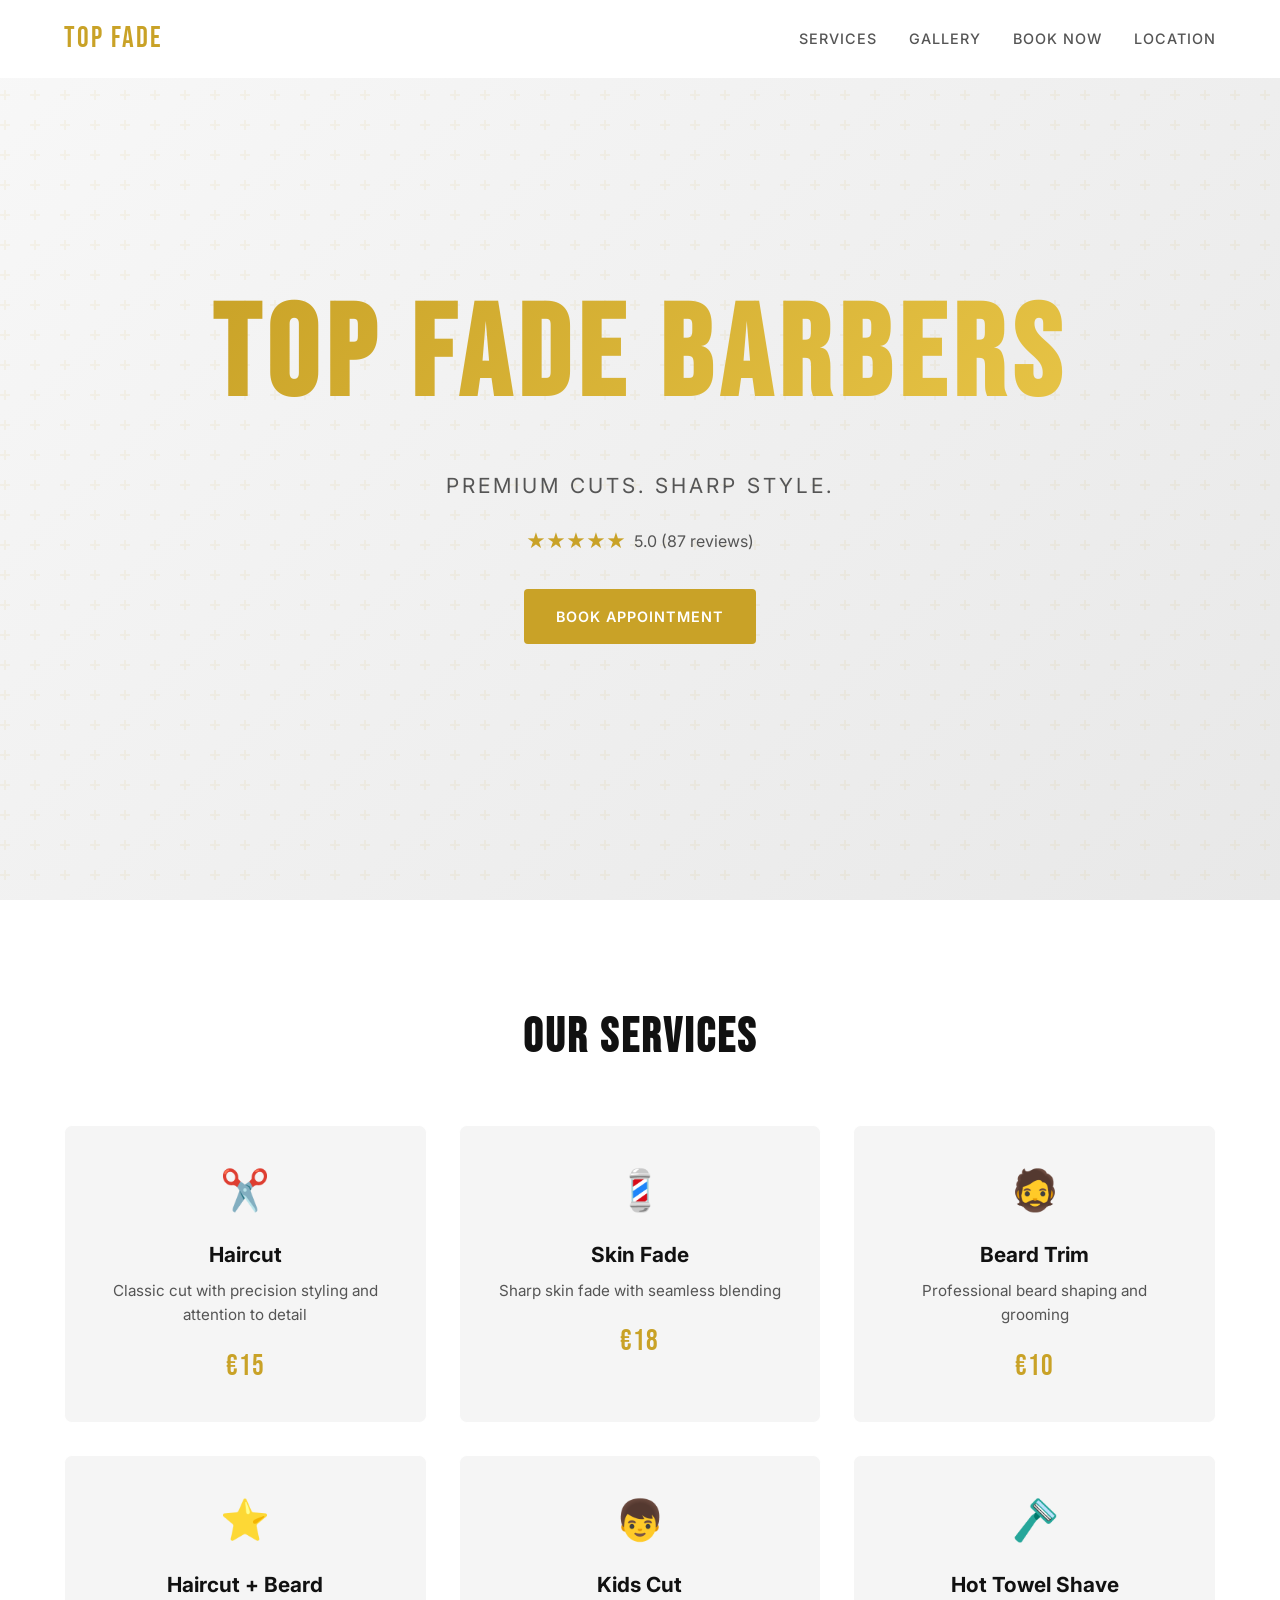
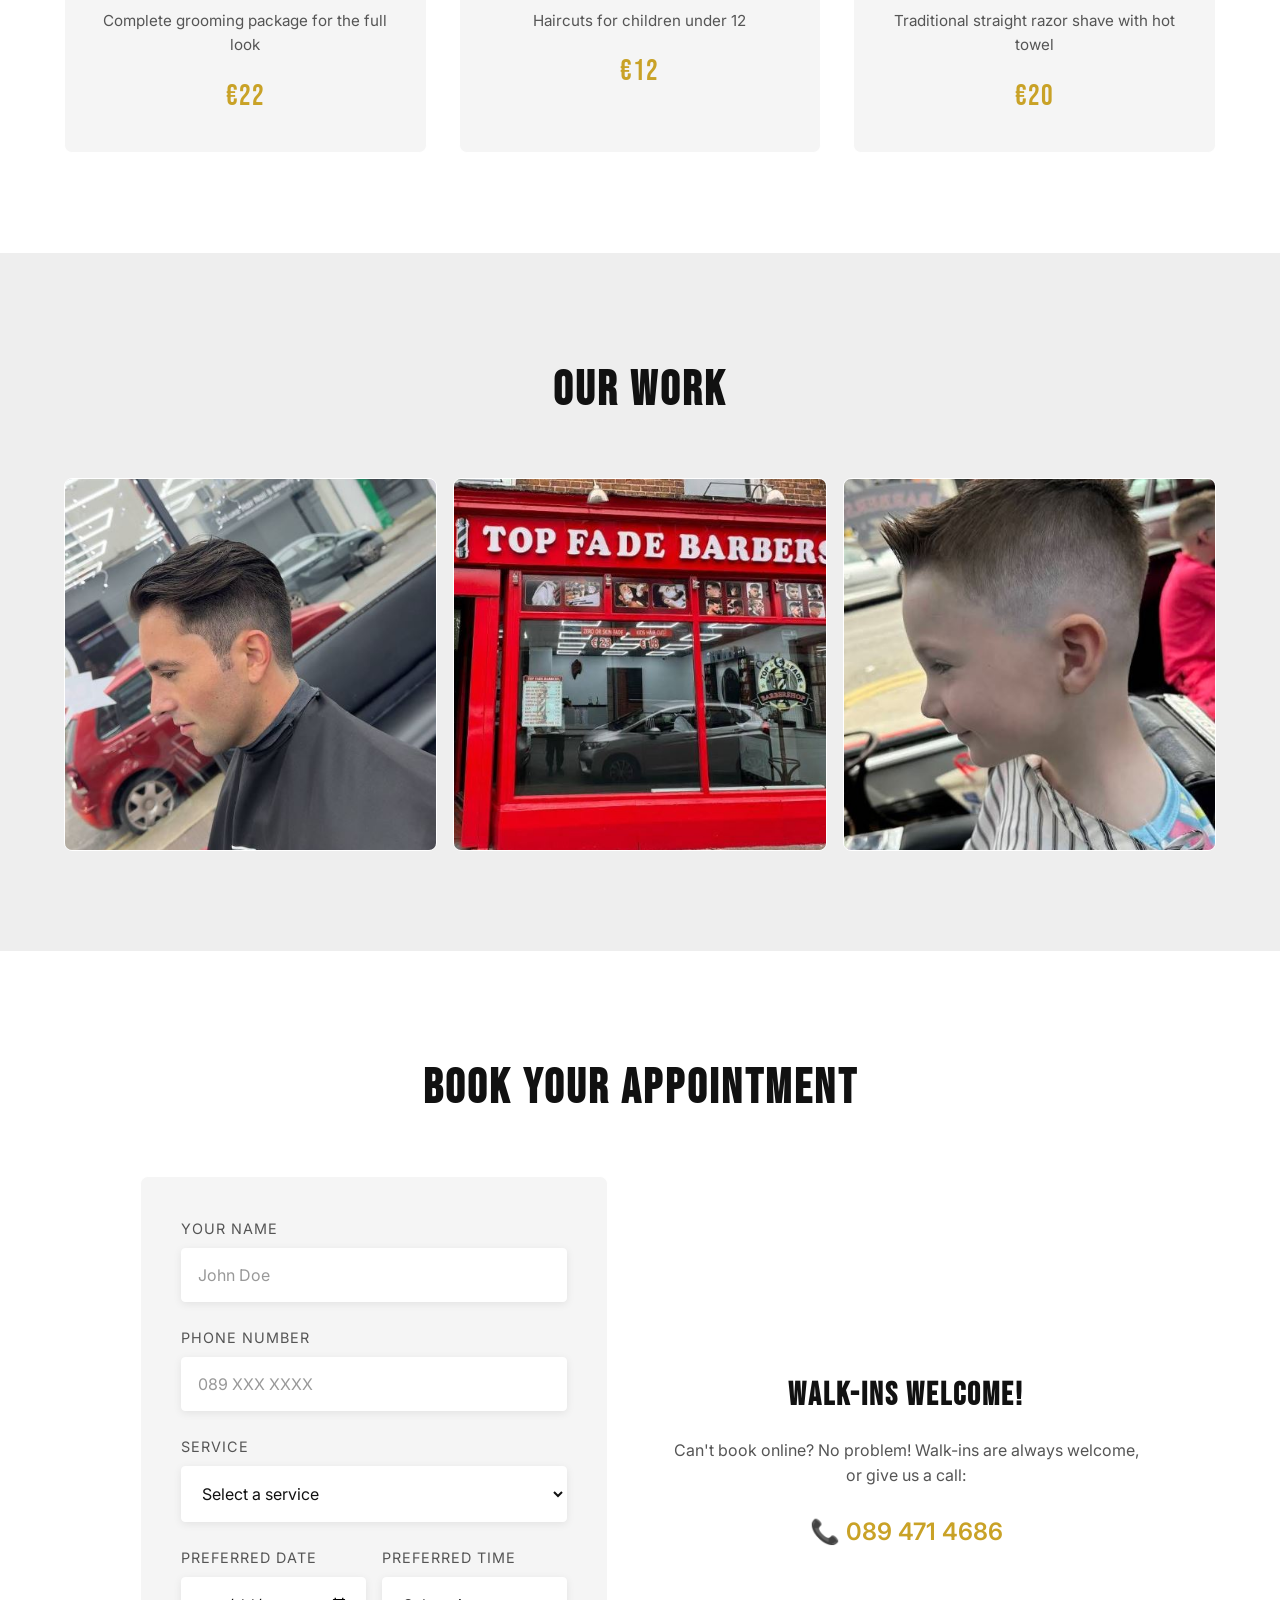
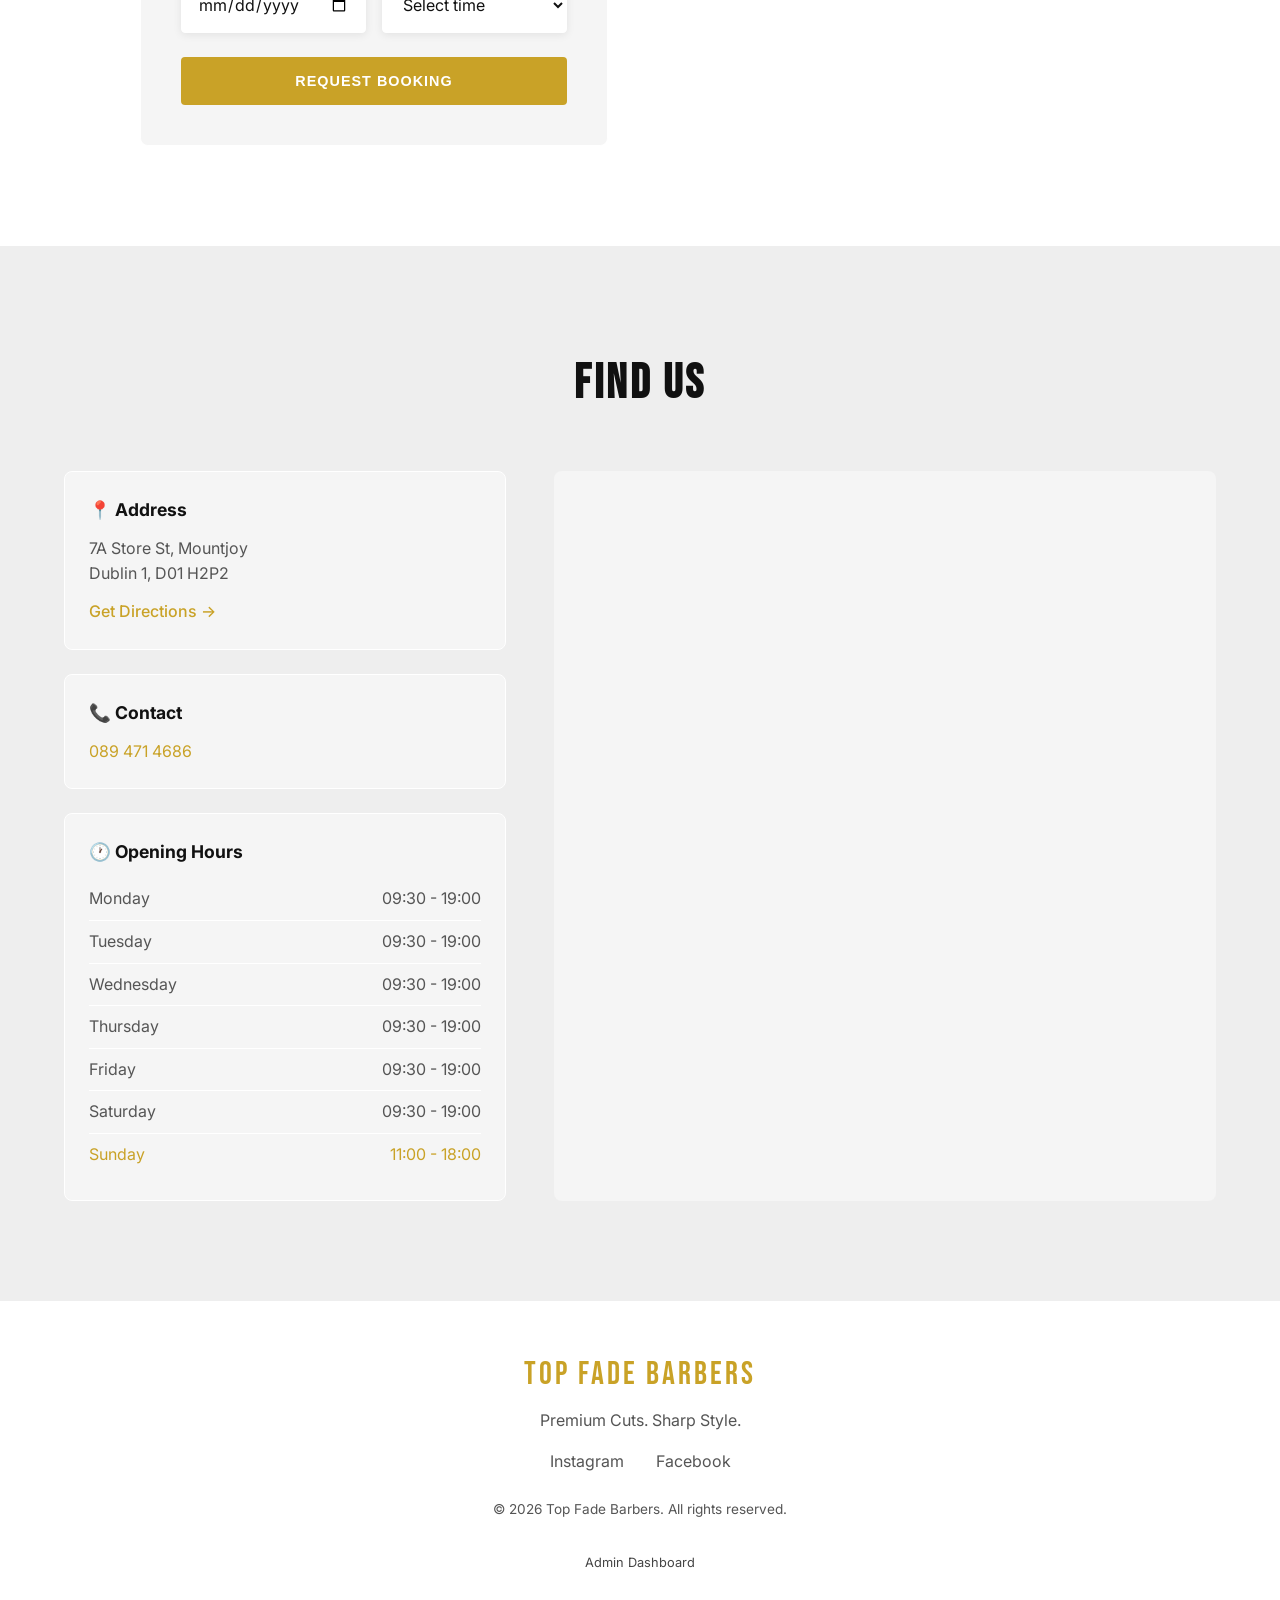
<file: index.html>
<!DOCTYPE html>
<html lang="en">
  <head>
    <meta charset="UTF-8" />
    <meta name="viewport" content="width=device-width, initial-scale=1.0" />
    <title>Top Fade Barbers | Dublin's Premier Barbershop</title>
    <meta
      name="description"
      content="Top Fade Barbers - Premium haircuts and grooming services in Dublin 1. Book your appointment today!"
    />
    <link rel="preconnect" href="https://fonts.googleapis.com" />
    <link rel="preconnect" href="https://fonts.gstatic.com" crossorigin />
    <link
      href="https://fonts.googleapis.com/css2?family=Bebas+Neue&family=Inter:wght@400;500;600&display=swap"
      rel="stylesheet"
    />
    <link rel="stylesheet" href="styles.css" />
  </head>
  <body>
    <!-- Navigation -->
    <nav class="navbar">
      <div class="nav-logo">TOP FADE</div>
      <ul class="nav-links">
        <li><a href="#services">Services</a></li>
        <li><a href="#gallery">Gallery</a></li>
        <li><a href="#booking">Book Now</a></li>
        <li><a href="#location">Location</a></li>
      </ul>
      <button class="nav-toggle" aria-label="Toggle menu">
        <span></span>
        <span></span>
        <span></span>
      </button>
    </nav>

    <!-- Hero Section -->
    <section class="hero">
      <div class="hero-overlay"></div>
      <div class="hero-content">
        <h1>TOP FADE BARBERS</h1>
        <p class="hero-tagline">Premium Cuts. Sharp Style.</p>
        <div class="hero-rating">
          <span class="stars">★★★★★</span>
          <span>5.0 (87 reviews)</span>
        </div>
        <a href="#booking" class="btn btn-primary">Book Appointment</a>
      </div>
    </section>

    <!-- Services Section -->
    <section id="services" class="services">
      <h2 class="section-title">Our Services</h2>
      <div class="services-grid">
        <div class="service-card">
          <div class="service-icon">✂️</div>
          <h3>Haircut</h3>
          <p>Classic cut with precision styling and attention to detail</p>
          <span class="price">€15</span>
        </div>
        <div class="service-card">
          <div class="service-icon">💈</div>
          <h3>Skin Fade</h3>
          <p>Sharp skin fade with seamless blending</p>
          <span class="price">€18</span>
        </div>
        <div class="service-card">
          <div class="service-icon">🧔</div>
          <h3>Beard Trim</h3>
          <p>Professional beard shaping and grooming</p>
          <span class="price">€10</span>
        </div>
        <div class="service-card">
          <div class="service-icon">⭐</div>
          <h3>Haircut + Beard</h3>
          <p>Complete grooming package for the full look</p>
          <span class="price">€22</span>
        </div>
        <div class="service-card">
          <div class="service-icon">👦</div>
          <h3>Kids Cut</h3>
          <p>Haircuts for children under 12</p>
          <span class="price">€12</span>
        </div>
        <div class="service-card">
          <div class="service-icon">🪒</div>
          <h3>Hot Towel Shave</h3>
          <p>Traditional straight razor shave with hot towel</p>
          <span class="price">€20</span>
        </div>
      </div>
    </section>

    <!-- Gallery Section -->
    <section id="gallery" class="gallery">
      <h2 class="section-title">Our Work</h2>
      <div class="gallery-grid">
        <div class="gallery-item">
          <img src="images/image1.JPG" alt="Haircut style 1" />
        </div>
        <div class="gallery-item">
          <img src="images/image2.JPG" alt="Haircut style 2" />
        </div>
        <div class="gallery-item">
          <img src="images/image3.JPG" alt="Haircut style 3" />
        </div>
      </div>
    </section>

    <!-- Booking Section -->
    <section id="booking" class="booking">
      <h2 class="section-title">Book Your Appointment</h2>
      <div class="booking-container">
        <form class="booking-form" id="bookingForm">
          <div class="form-group">
            <label for="name">Your Name</label>
            <input
              type="text"
              id="name"
              name="name"
              required
              placeholder="John Doe"
            />
          </div>
          <div class="form-group">
            <label for="phone">Phone Number</label>
            <input
              type="tel"
              id="phone"
              name="phone"
              required
              placeholder="089 XXX XXXX"
            />
          </div>
          <div class="form-group">
            <label for="service">Service</label>
            <select id="service" name="service" required>
              <option value="">Select a service</option>
              <option value="haircut">Haircut - €15</option>
              <option value="skinfade">Skin Fade - €18</option>
              <option value="beard">Beard Trim - €10</option>
              <option value="combo">Haircut + Beard - €22</option>
              <option value="kids">Kids Cut - €12</option>
              <option value="shave">Hot Towel Shave - €20</option>
            </select>
          </div>
          <div class="form-row">
            <div class="form-group">
              <label for="date">Preferred Date</label>
              <input type="date" id="date" name="date" required />
            </div>
            <div class="form-group">
              <label for="time">Preferred Time</label>
              <select id="time" name="time" required>
                <option value="">Select time</option>
                <option value="09:30">09:30</option>
                <option value="10:00">10:00</option>
                <option value="10:30">10:30</option>
                <option value="11:00">11:00</option>
                <option value="11:30">11:30</option>
                <option value="12:00">12:00</option>
                <option value="12:30">12:30</option>
                <option value="13:00">13:00</option>
                <option value="13:30">13:30</option>
                <option value="14:00">14:00</option>
                <option value="14:30">14:30</option>
                <option value="15:00">15:00</option>
                <option value="15:30">15:30</option>
                <option value="16:00">16:00</option>
                <option value="16:30">16:30</option>
                <option value="17:00">17:00</option>
                <option value="17:30">17:30</option>
                <option value="18:00">18:00</option>
                <option value="18:30">18:30</option>
              </select>
            </div>
          </div>
          <button type="submit" class="btn btn-primary btn-full">
            Request Booking
          </button>
        </form>
        <div class="booking-info">
          <h3>Walk-ins Welcome!</h3>
          <p>
            Can't book online? No problem! Walk-ins are always welcome, or give
            us a call:
          </p>
          <a href="tel:0894714686" class="phone-link">📞 089 471 4686</a>
        </div>
      </div>
    </section>

    <!-- Location Section -->
    <section id="location" class="location">
      <h2 class="section-title">Find Us</h2>
      <div class="location-container">
        <div class="location-info">
          <div class="info-card">
            <h3>📍 Address</h3>
            <p>7A Store St, Mountjoy<br />Dublin 1, D01 H2P2</p>
            <a
              href="https://maps.google.com/?q=7A+Store+St,+Mountjoy,+Dublin+1,+D01+H2P2"
              target="_blank"
              class="directions-link"
              >Get Directions →</a
            >
          </div>
          <div class="info-card">
            <h3>📞 Contact</h3>
            <p><a href="tel:0894714686">089 471 4686</a></p>
          </div>
          <div class="info-card hours-card">
            <h3>🕐 Opening Hours</h3>
            <ul class="hours-list">
              <li><span>Monday</span><span>09:30 - 19:00</span></li>
              <li><span>Tuesday</span><span>09:30 - 19:00</span></li>
              <li><span>Wednesday</span><span>09:30 - 19:00</span></li>
              <li><span>Thursday</span><span>09:30 - 19:00</span></li>
              <li><span>Friday</span><span>09:30 - 19:00</span></li>
              <li><span>Saturday</span><span>09:30 - 19:00</span></li>
              <li class="sunday">
                <span>Sunday</span><span>11:00 - 18:00</span>
              </li>
            </ul>
          </div>
        </div>
        <div class="map-container">
          <iframe
            src="https://www.google.com/maps/embed?pb=!1m18!1m12!1m3!1d2381.5!2d-6.2558!3d53.3498!2m3!1f0!2f0!3f0!3m2!1i1024!2i768!4f13.1!3m3!1m2!1s0x0%3A0x0!2zNTPCsDIxJzAxLjAiTiA2wrAxNScyMS4wIlc!5e0!3m2!1sen!2sie!4v1234567890"
            width="100%"
            height="400"
            style="border: 0"
            allowfullscreen=""
            loading="lazy"
            title="Top Fade Barbers Location"
          >
          </iframe>
        </div>
      </div>
    </section>

    <!-- Footer -->
    <footer class="footer">
      <div class="footer-content">
        <div class="footer-logo">TOP FADE BARBERS</div>
        <p>Premium Cuts. Sharp Style.</p>
        <div class="footer-social">
          <a href="#" aria-label="Instagram">Instagram</a>
          <a href="#" aria-label="Facebook">Facebook</a>
        </div>
        <p class="copyright">© 2026 Top Fade Barbers. All rights reserved.</p>
        <a href="#" class="admin-link" id="adminLoginBtn">Admin Dashboard</a>
      </div>
    </footer>

    <!-- Booking Confirmation Modal -->
    <div class="modal" id="confirmModal">
      <div class="modal-content">
        <h3>Booking Request Sent!</h3>
        <p>We'll confirm your appointment shortly via phone.</p>
        <button class="btn btn-primary" onclick="closeModal()">OK</button>
      </div>
    </div>

    <!-- Admin Login Modal -->
    <div class="modal" id="adminLoginModal">
      <div class="modal-content login-modal">
        <h3>Admin Login</h3>
        <p>Enter password to access the dashboard</p>
        <form id="adminLoginForm" onsubmit="return false;">
          <div class="form-group">
            <input type="password" id="adminPassword" name="password" required placeholder="Enter password" autocomplete="current-password">
          </div>
          <p class="login-error" id="loginError">Incorrect password. Please try again.</p>
          <button type="submit" class="btn btn-primary btn-full">Login</button>
        </form>
        <button class="btn-close-modal" onclick="closeLoginModal()">Cancel</button>
      </div>
    </div>

    <script src="script.js"></script>
  </body>
</html>
</file>
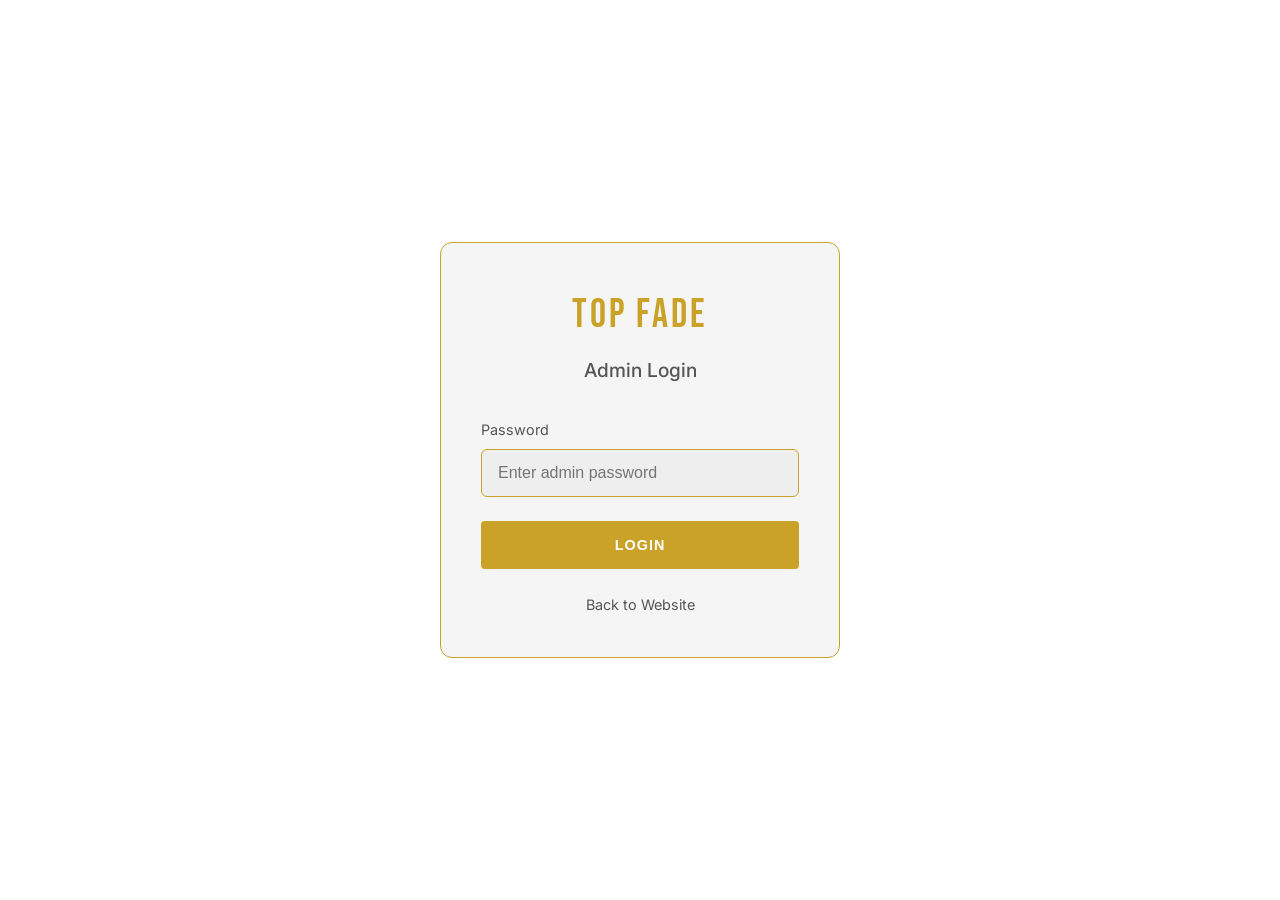
<file: admin.html>
<!DOCTYPE html>
<html lang="en">
<head>
  <meta charset="UTF-8">
  <meta name="viewport" content="width=device-width, initial-scale=1.0">
  <title>Admin Dashboard | Top Fade Barbers</title>
  <link rel="preconnect" href="https://fonts.googleapis.com">
  <link rel="preconnect" href="https://fonts.gstatic.com" crossorigin>
  <link href="https://fonts.googleapis.com/css2?family=Bebas+Neue&family=Inter:wght@400;500;600&display=swap" rel="stylesheet">
  <link rel="stylesheet" href="styles.css">
  <link rel="stylesheet" href="admin.css">
</head>
<body>
  <!-- Login Overlay -->
  <div class="login-overlay" id="loginOverlay">
    <div class="login-container">
      <div class="login-logo">TOP FADE</div>
      <h2>Admin Login</h2>
      <form id="loginForm" onsubmit="return false;">
        <div class="login-form-group">
          <label for="password">Password</label>
          <input type="password" id="password" name="password" required placeholder="Enter admin password" autocomplete="current-password">
        </div>
        <p class="login-error" id="loginError">Incorrect password. Please try again.</p>
        <button type="submit" class="btn btn-primary btn-full">Login</button>
      </form>
      <a href="index.html" class="back-link">Back to Website</a>
    </div>
  </div>

  <!-- Navigation -->
  <nav class="navbar">
    <div class="nav-logo">TOP FADE <span class="admin-badge">ADMIN</span></div>
    <ul class="nav-links">
      <li><a href="index.html">← Back to Site</a></li>
      <li><a href="#" id="logoutBtn" class="logout-link">Logout</a></li>
    </ul>
  </nav>

  <!-- Dashboard -->
  <main class="admin-main">
    <div class="admin-header">
      <h1>Booking Dashboard</h1>
      <div class="stats-row">
        <div class="stat-card">
          <span class="stat-number" id="totalBookings">0</span>
          <span class="stat-label">Total Bookings</span>
        </div>
        <div class="stat-card">
          <span class="stat-number" id="pendingBookings">0</span>
          <span class="stat-label">Pending</span>
        </div>
        <div class="stat-card">
          <span class="stat-number" id="confirmedBookings">0</span>
          <span class="stat-label">Confirmed</span>
        </div>
        <div class="stat-card">
          <span class="stat-number" id="todayBookings">0</span>
          <span class="stat-label">Today</span>
        </div>
      </div>
    </div>

    <!-- Filters -->
    <div class="filters">
      <button class="filter-btn active" data-filter="all">All</button>
      <button class="filter-btn" data-filter="pending">Pending</button>
      <button class="filter-btn" data-filter="confirmed">Confirmed</button>
      <button class="filter-btn" data-filter="cancelled">Cancelled</button>
    </div>

    <!-- Bookings Table -->
    <div class="bookings-container">
      <table class="bookings-table">
        <thead>
          <tr>
            <th>Date & Time</th>
            <th>Customer</th>
            <th>Phone</th>
            <th>Service</th>
            <th>Status</th>
            <th>Actions</th>
          </tr>
        </thead>
        <tbody id="bookingsTableBody">
          <!-- Bookings will be inserted here -->
        </tbody>
      </table>
      <div class="no-bookings" id="noBookings">
        <p>No bookings found</p>
      </div>
    </div>
  </main>

  <!-- Booking Detail Modal -->
  <div class="modal" id="detailModal">
    <div class="modal-content modal-large">
      <h3>Booking Details</h3>
      <div class="detail-grid" id="bookingDetails">
        <!-- Details will be inserted here -->
      </div>
      <div class="modal-actions">
        <button class="btn btn-confirm" id="confirmBtn">Confirm</button>
        <button class="btn btn-cancel" id="cancelBtn">Cancel Booking</button>
        <button class="btn btn-secondary" onclick="closeDetailModal()">Close</button>
      </div>
    </div>
  </div>

  <!-- Delete Confirmation Modal -->
  <div class="modal" id="deleteModal">
    <div class="modal-content">
      <h3>Delete Booking?</h3>
      <p>Are you sure you want to delete this booking? This action cannot be undone.</p>
      <div class="modal-actions">
        <button class="btn btn-danger" id="confirmDeleteBtn">Delete</button>
        <button class="btn btn-secondary" onclick="closeDeleteModal()">Cancel</button>
      </div>
    </div>
  </div>

  <!-- Confirmation Message Modal -->
  <div class="modal" id="messageModal">
    <div class="modal-content modal-large">
      <h3>Booking Confirmed!</h3>
      <p class="message-instruction">Send this message to the client:</p>
      <div class="message-box" id="confirmationMessage">
        <!-- Message will be inserted here -->
      </div>
      <div class="modal-actions">
        <button class="btn btn-primary" id="copyMessageBtn">Copy Message</button>
        <button class="btn btn-whatsapp" id="whatsappBtn">Send via WhatsApp</button>
        <button class="btn btn-secondary" onclick="closeMessageModal()">Close</button>
      </div>
      <p class="copy-feedback" id="copyFeedback">Message copied!</p>
    </div>
  </div>

  <script src="admin.js"></script>
</body>
</html>
</file>
<file: styles.css>
* {
  margin: 0;
  padding: 0;
  box-sizing: border-box;
}

:root {
  --primary: #c9a227;
  --primary-dark: #a8871f;
  --bg-dark: #ffffff;
  --bg-card: #f5f5f5;
  --bg-light: #eeeeee;
  --text-primary: #111111;
  --text-secondary: #555555;
}

html {
  scroll-behavior: smooth;
}

body {
  font-family: 'Inter', -apple-system, BlinkMacSystemFont, sans-serif;
  background-color: var(--bg-dark);
  color: var(--text-primary);
  line-height: 1.6;
}

/* Navigation */
.navbar {
  position: fixed;
  top: 0;
  left: 0;
  right: 0;
  display: flex;
  justify-content: space-between;
  align-items: center;
  padding: 1rem 5%;
  background-color: #ffffff;
  backdrop-filter: blur(10px);
  z-index: 1000;
}

.nav-logo {
  font-family: 'Bebas Neue', sans-serif;
  font-size: 1.8rem;
  color: var(--primary);
  letter-spacing: 2px;
}

.nav-links {
  display: flex;
  list-style: none;
  gap: 2rem;
}

.nav-links a {
  color: var(--text-secondary);
  text-decoration: none;
  font-weight: 500;
  text-transform: uppercase;
  font-size: 0.9rem;
  letter-spacing: 1px;
  transition: color 0.3s;
}

.nav-links a:hover {
  color: var(--primary);
}

.nav-toggle {
  display: none;
  flex-direction: column;
  gap: 5px;
  background: none;
  border: none;
  cursor: pointer;
  padding: 5px;
}

.nav-toggle span {
  width: 25px;
  height: 2px;
  background-color: #333;
  transition: 0.3s;
}

/* Buttons */
.btn {
  display: inline-block;
  padding: 1rem 2rem;
  border-radius: 4px;
  text-decoration: none;
  font-weight: 600;
  text-transform: uppercase;
  letter-spacing: 1px;
  font-size: 0.9rem;
  transition: all 0.3s;
  border: none;
  cursor: pointer;
}

.btn-primary {
  background-color: var(--primary);
  color: var(--bg-dark);
}

.btn-primary:hover {
  background-color: var(--primary-dark);
  transform: translateY(-2px);
}

.btn-full {
  width: 100%;
}

/* Section Titles */
.section-title {
  font-family: 'Bebas Neue', sans-serif;
  font-size: 3rem;
  text-align: center;
  margin-bottom: 3rem;
  letter-spacing: 3px;
  color: var(--text-primary);
}

/* Hero Section */
.hero {
  min-height: 100vh;
  display: flex;
  align-items: center;
  justify-content: center;
  text-align: center;
  position: relative;
  background: linear-gradient(135deg, #f8f8f8 0%, #e8e8e8 100%);
  overflow: hidden;
}

.hero::before {
  content: '';
  position: absolute;
  top: 0;
  left: 0;
  right: 0;
  bottom: 0;
  background: url("data:image/svg+xml,%3Csvg width='60' height='60' viewBox='0 0 60 60' xmlns='http://www.w3.org/2000/svg'%3E%3Cg fill='none' fill-rule='evenodd'%3E%3Cg fill='%23c9a227' fill-opacity='0.15'%3E%3Cpath d='M36 34v-4h-2v4h-4v2h4v4h2v-4h4v-2h-4zm0-30V0h-2v4h-4v2h4v4h2V6h4V4h-4zM6 34v-4H4v4H0v2h4v4h2v-4h4v-2H6zM6 4V0H4v4H0v2h4v4h2V6h4V4H6z'/%3E%3C/g%3E%3C/g%3E%3C/svg%3E");
  opacity: 0.5;
}

.hero-content {
  position: relative;
  z-index: 1;
  padding: 0 1rem;
}

.hero h1 {
  font-family: 'Bebas Neue', sans-serif;
  font-size: clamp(3rem, 12vw, 8rem);
  letter-spacing: 8px;
  margin-bottom: 0.5rem;
  background: linear-gradient(135deg, var(--primary) 0%, #e8c547 100%);
  -webkit-background-clip: text;
  -webkit-text-fill-color: transparent;
  background-clip: text;
}

.hero-tagline {
  font-size: 1.3rem;
  color: var(--text-secondary);
  margin-bottom: 1.5rem;
  letter-spacing: 3px;
  text-transform: uppercase;
}

.hero-rating {
  display: flex;
  align-items: center;
  justify-content: center;
  gap: 0.5rem;
  margin-bottom: 2rem;
  color: var(--text-secondary);
}

.hero-rating .stars {
  color: var(--primary);
  font-size: 1.2rem;
}

/* Services Section */
.services {
  padding: 100px 5%;
  background-color: var(--bg-dark);
}

.services-grid {
  display: grid;
  grid-template-columns: repeat(auto-fit, minmax(280px, 1fr));
  gap: 2rem;
  max-width: 1200px;
  margin: 0 auto;
}

.service-card {
  background-color: var(--bg-card);
  border-radius: 8px;
  padding: 2rem;
  text-align: center;
  transition: transform 0.3s, box-shadow 0.3s;
  border: 1px solid #fff;
}

.service-card:hover {
  transform: translateY(-8px);
  box-shadow: 0 20px 40px rgba(0, 0, 0, 0.15);
  border-color: var(--primary);
}

.service-icon {
  font-size: 2.5rem;
  margin-bottom: 1rem;
}

.service-card h3 {
  font-size: 1.3rem;
  margin-bottom: 0.5rem;
  color: var(--text-primary);
}

.service-card p {
  color: var(--text-secondary);
  font-size: 0.95rem;
  margin-bottom: 1rem;
}

.price {
  display: inline-block;
  font-family: 'Bebas Neue', sans-serif;
  font-size: 1.8rem;
  color: var(--primary);
  letter-spacing: 1px;
}

/* Gallery Section */
.gallery {
  padding: 100px 5%;
  background-color: var(--bg-light);
}

.gallery-grid {
  display: grid;
  grid-template-columns: repeat(auto-fit, minmax(250px, 1fr));
  gap: 1rem;
  max-width: 1200px;
  margin: 0 auto;
}

.gallery-item {
  aspect-ratio: 1;
  overflow: hidden;
  border-radius: 8px;
  border: 1px solid #fff;
}

.gallery-item img {
  width: 100%;
  height: 100%;
  object-fit: cover;
  transition: transform 0.3s;
}

.gallery-item:hover img {
  transform: scale(1.1);
}

/* Booking Section */
.booking {
  padding: 100px 5%;
  background-color: var(--bg-dark);
}

.booking-container {
  display: grid;
  grid-template-columns: 1fr 1fr;
  gap: 4rem;
  max-width: 1000px;
  margin: 0 auto;
}

.booking-form {
  background-color: var(--bg-card);
  padding: 2.5rem;
  border-radius: 8px;
  border: 1px solid #fff;
}

.form-group {
  margin-bottom: 1.5rem;
}

.form-group label {
  display: block;
  margin-bottom: 0.5rem;
  color: var(--text-secondary);
  font-size: 0.9rem;
  text-transform: uppercase;
  letter-spacing: 1px;
}

.form-group input,
.form-group select {
  width: 100%;
  padding: 1rem;
  border: 1px solid #fff;
  border-radius: 4px;
  background-color: #ffffff;
  color: var(--text-primary);
  font-size: 1rem;
  font-family: inherit;
  transition: border-color 0.3s;
  box-shadow: 0 2px 8px rgba(0, 0, 0, 0.08);
}

.form-group input:focus,
.form-group select:focus {
  outline: none;
  border-color: var(--primary);
}

.form-group input::placeholder {
  color: #999;
}

.form-row {
  display: grid;
  grid-template-columns: 1fr 1fr;
  gap: 1rem;
}

.booking-info {
  display: flex;
  flex-direction: column;
  justify-content: center;
  text-align: center;
}

.booking-info h3 {
  font-family: 'Bebas Neue', sans-serif;
  font-size: 2rem;
  margin-bottom: 1rem;
  letter-spacing: 2px;
}

.booking-info p {
  color: var(--text-secondary);
  margin-bottom: 1.5rem;
}

.phone-link {
  font-size: 1.5rem;
  color: var(--primary);
  text-decoration: none;
  font-weight: 600;
  transition: color 0.3s;
}

.phone-link:hover {
  color: var(--primary-dark);
}

/* Location Section */
.location {
  padding: 100px 5%;
  background-color: var(--bg-light);
}

.location-container {
  display: grid;
  grid-template-columns: 1fr 1.5fr;
  gap: 3rem;
  max-width: 1200px;
  margin: 0 auto;
}

.location-info {
  display: flex;
  flex-direction: column;
  gap: 1.5rem;
}

.info-card {
  background-color: var(--bg-card);
  padding: 1.5rem;
  border-radius: 8px;
  border: 1px solid #fff;
}

.info-card h3 {
  margin-bottom: 0.75rem;
  font-size: 1.1rem;
}

.info-card p {
  color: var(--text-secondary);
}

.info-card a {
  color: var(--primary);
  text-decoration: none;
}

.info-card a:hover {
  text-decoration: underline;
}

.directions-link {
  display: inline-block;
  margin-top: 0.75rem;
  font-weight: 500;
}

.hours-list {
  list-style: none;
}

.hours-list li {
  display: flex;
  justify-content: space-between;
  padding: 0.5rem 0;
  border-bottom: 1px solid #fff;
  color: var(--text-secondary);
}

.hours-list li:last-child {
  border-bottom: none;
}

.hours-list li.sunday {
  color: var(--primary);
}

.map-container {
  border-radius: 8px;
  overflow: hidden;
  background-color: var(--bg-card);
}

.map-container iframe {
  display: block;
}

/* Footer */
.footer {
  padding: 3rem 5%;
  background-color: #ffffff;
  text-align: center;
}

.footer-logo {
  font-family: 'Bebas Neue', sans-serif;
  font-size: 2rem;
  color: var(--primary);
  letter-spacing: 3px;
  margin-bottom: 0.5rem;
}

.footer p {
  color: var(--text-secondary);
  margin-bottom: 1rem;
}

.footer-social {
  display: flex;
  justify-content: center;
  gap: 2rem;
  margin-bottom: 1.5rem;
}

.footer-social a {
  color: var(--text-secondary);
  text-decoration: none;
  transition: color 0.3s;
}

.footer-social a:hover {
  color: var(--primary);
}

.copyright {
  font-size: 0.85rem;
  color: #666;
}

.admin-link {
  display: inline-block;
  margin-top: 1rem;
  font-size: 0.8rem;
  color: #444;
  text-decoration: none;
  transition: color 0.3s;
}

.admin-link:hover {
  color: var(--primary);
}

/* Modal */
.modal {
  display: none;
  position: fixed;
  top: 0;
  left: 0;
  right: 0;
  bottom: 0;
  background-color: rgba(0, 0, 0, 0.8);
  z-index: 2000;
  align-items: center;
  justify-content: center;
}

.modal.active {
  display: flex;
}

.modal-content {
  background-color: #ffffff;
  padding: 3rem;
  border-radius: 8px;
  text-align: center;
  max-width: 400px;
  border: 1px solid var(--primary);
  box-shadow: 0 20px 60px rgba(0, 0, 0, 0.3);
}

.modal-content h3 {
  font-family: 'Bebas Neue', sans-serif;
  font-size: 1.8rem;
  margin-bottom: 1rem;
  color: var(--primary);
}

.modal-content p {
  color: var(--text-secondary);
  margin-bottom: 1.5rem;
}

/* Login Modal */
.login-modal {
  max-width: 360px;
}

.login-modal .form-group {
  margin-bottom: 1rem;
}

.login-modal input {
  text-align: center;
}

.login-error {
  color: #dc3545;
  font-size: 0.9rem;
  margin-bottom: 1rem;
  display: none;
}

.login-error.show {
  display: block;
}

.btn-close-modal {
  background: none;
  border: none;
  color: var(--text-secondary);
  margin-top: 1rem;
  cursor: pointer;
  font-size: 0.9rem;
  transition: color 0.3s;
}

.btn-close-modal:hover {
  color: var(--primary);
}

/* Responsive */
@media (max-width: 768px) {
  .nav-links {
    display: none;
    position: absolute;
    top: 100%;
    left: 0;
    right: 0;
    flex-direction: column;
    background-color: #ffffff;
    padding: 1rem;
    gap: 0;
    box-shadow: 0 10px 30px rgba(0, 0, 0, 0.1);
  }

  .nav-links.active {
    display: flex;
  }

  .nav-links li {
    padding: 1rem;
    border-bottom: 1px solid #fff;
  }

  .nav-toggle {
    display: flex;
  }

  .booking-container {
    grid-template-columns: 1fr;
    gap: 2rem;
  }

  .booking-info {
    order: -1;
  }

  .location-container {
    grid-template-columns: 1fr;
  }

  .form-row {
    grid-template-columns: 1fr;
  }

  .section-title {
    font-size: 2.2rem;
  }
}
</file>
<file: admin.css>
/* Admin Dashboard Styles */

/* Login Overlay */
.login-overlay {
  position: fixed;
  top: 0;
  left: 0;
  width: 100%;
  height: 100%;
  background-color: var(--bg-dark);
  display: flex;
  align-items: center;
  justify-content: center;
  z-index: 1000;
}

.login-overlay.hidden {
  display: none;
}

.login-container {
  background-color: var(--bg-card);
  border: 1px solid var(--primary);
  border-radius: 12px;
  padding: 2.5rem;
  width: 90%;
  max-width: 400px;
  text-align: center;
}

.login-logo {
  font-family: 'Bebas Neue', sans-serif;
  font-size: 2.5rem;
  letter-spacing: 3px;
  color: var(--primary);
  margin-bottom: 0.5rem;
}

.login-container h2 {
  font-family: 'Inter', sans-serif;
  font-size: 1.2rem;
  font-weight: 500;
  color: var(--text-secondary);
  margin-bottom: 2rem;
}

.login-form-group {
  margin-bottom: 1.5rem;
  text-align: left;
}

.login-form-group label {
  display: block;
  margin-bottom: 0.5rem;
  color: var(--text-secondary);
  font-size: 0.9rem;
}

.login-form-group input {
  width: 100%;
  padding: 0.875rem 1rem;
  border: 1px solid #333;
  border-radius: 6px;
  background-color: var(--bg-light);
  color: var(--text-primary);
  font-size: 1rem;
  transition: border-color 0.3s;
}

.login-form-group input:focus {
  outline: none;
  border-color: var(--primary);
}

.login-error {
  color: #dc3545;
  font-size: 0.9rem;
  margin-bottom: 1rem;
  display: none;
}

.login-error.show {
  display: block;
}

.back-link {
  display: inline-block;
  margin-top: 1.5rem;
  color: var(--text-secondary);
  text-decoration: none;
  font-size: 0.9rem;
  transition: color 0.3s;
}

.back-link:hover {
  color: var(--primary);
}

.logout-link {
  color: #dc3545 !important;
}

.logout-link:hover {
  opacity: 0.8;
}

/* Hide dashboard when not logged in */
.admin-main.hidden,
.navbar.hidden {
  display: none;
}

.admin-badge {
  background-color: var(--primary);
  color: var(--bg-dark);
  font-size: 0.6rem;
  padding: 0.25rem 0.5rem;
  border-radius: 4px;
  margin-left: 0.5rem;
  vertical-align: middle;
}

.admin-main {
  padding: 100px 5% 50px;
  min-height: 100vh;
}

.admin-header {
  margin-bottom: 2rem;
}

.admin-header h1 {
  font-family: 'Bebas Neue', sans-serif;
  font-size: 2.5rem;
  letter-spacing: 2px;
  margin-bottom: 1.5rem;
}

/* Stats Cards */
.stats-row {
  display: grid;
  grid-template-columns: repeat(auto-fit, minmax(150px, 1fr));
  gap: 1rem;
  margin-bottom: 2rem;
}

.stat-card {
  background-color: var(--bg-card);
  padding: 1.5rem;
  border-radius: 8px;
  text-align: center;
  border: 1px solid #fff;
}

.stat-number {
  display: block;
  font-family: 'Bebas Neue', sans-serif;
  font-size: 2.5rem;
  color: var(--primary);
  line-height: 1;
  margin-bottom: 0.5rem;
}

.stat-label {
  color: var(--text-secondary);
  font-size: 0.85rem;
  text-transform: uppercase;
  letter-spacing: 1px;
}

/* Filters */
.filters {
  display: flex;
  gap: 0.5rem;
  margin-bottom: 1.5rem;
  flex-wrap: wrap;
}

.filter-btn {
  padding: 0.6rem 1.2rem;
  border: 1px solid #fff;
  background-color: var(--bg-card);
  color: var(--text-secondary);
  border-radius: 4px;
  cursor: pointer;
  font-size: 0.9rem;
  transition: all 0.3s;
}

.filter-btn:hover {
  border-color: var(--primary);
  color: var(--primary);
}

.filter-btn.active {
  background-color: var(--primary);
  color: var(--bg-dark);
  border-color: var(--primary);
}

/* Bookings Table */
.bookings-container {
  background-color: var(--bg-card);
  border-radius: 8px;
  border: 1px solid #fff;
  overflow: hidden;
}

.bookings-table {
  width: 100%;
  border-collapse: collapse;
}

.bookings-table th,
.bookings-table td {
  padding: 1rem;
  text-align: left;
  border-bottom: 1px solid #fff;
}

.bookings-table th {
  background-color: var(--bg-light);
  color: var(--text-secondary);
  font-size: 0.85rem;
  text-transform: uppercase;
  letter-spacing: 1px;
  font-weight: 500;
}

.bookings-table tr:last-child td {
  border-bottom: none;
}

.bookings-table tr:hover {
  background-color: rgba(201, 162, 39, 0.05);
}

.booking-date {
  font-weight: 500;
}

.booking-time {
  color: var(--text-secondary);
  font-size: 0.9rem;
}

/* Status Badges */
.status-badge {
  display: inline-block;
  padding: 0.35rem 0.75rem;
  border-radius: 20px;
  font-size: 0.8rem;
  font-weight: 500;
  text-transform: uppercase;
  letter-spacing: 0.5px;
}

.status-pending {
  background-color: rgba(255, 193, 7, 0.2);
  color: #ffc107;
}

.status-confirmed {
  background-color: rgba(40, 167, 69, 0.2);
  color: #28a745;
}

.status-cancelled {
  background-color: rgba(220, 53, 69, 0.2);
  color: #dc3545;
}

/* Action Buttons */
.action-btn {
  padding: 0.4rem 0.8rem;
  border: none;
  border-radius: 4px;
  cursor: pointer;
  font-size: 0.85rem;
  margin-right: 0.5rem;
  transition: opacity 0.3s;
}

.action-btn:hover {
  opacity: 0.8;
}

.btn-view {
  background-color: #ddd;
  color: var(--text-primary);
}

.btn-confirm {
  background-color: #28a745;
  color: white;
}

.btn-cancel {
  background-color: #dc3545;
  color: white;
}

.btn-delete {
  background-color: transparent;
  color: #dc3545;
  border: 1px solid #dc3545;
}

.btn-danger {
  background-color: #dc3545;
  color: white;
  padding: 0.75rem 1.5rem;
  border: none;
  border-radius: 4px;
  cursor: pointer;
}

.btn-secondary {
  background-color: #ddd;
  color: var(--text-primary);
  padding: 0.75rem 1.5rem;
  border: none;
  border-radius: 4px;
  cursor: pointer;
}

/* No Bookings Message */
.no-bookings {
  display: none;
  padding: 3rem;
  text-align: center;
  color: var(--text-secondary);
}

.no-bookings.show {
  display: block;
}

/* Modal Enhancements */
.modal-large {
  max-width: 500px;
  width: 90%;
}

.detail-grid {
  display: grid;
  grid-template-columns: 1fr 1fr;
  gap: 1rem;
  margin: 1.5rem 0;
  text-align: left;
}

.detail-item {
  padding: 0.75rem;
  background-color: var(--bg-light);
  border-radius: 4px;
}

.detail-item.full-width {
  grid-column: 1 / -1;
}

.detail-label {
  display: block;
  font-size: 0.75rem;
  color: var(--text-secondary);
  text-transform: uppercase;
  letter-spacing: 1px;
  margin-bottom: 0.25rem;
}

.detail-value {
  color: var(--text-primary);
  font-size: 1rem;
}

.modal-actions {
  display: flex;
  gap: 0.75rem;
  justify-content: center;
  flex-wrap: wrap;
}

/* Message Modal */
.message-instruction {
  color: var(--text-secondary);
  margin-bottom: 1rem;
}

.message-box {
  background-color: #f5f5f5;
  border: 1px solid #fff;
  border-radius: 8px;
  padding: 1.25rem;
  margin-bottom: 1.5rem;
  text-align: left;
  white-space: pre-line;
  line-height: 1.6;
  color: var(--text-primary);
}

.btn-whatsapp {
  background-color: #25D366;
  color: white;
  padding: 0.75rem 1.5rem;
  border: none;
  border-radius: 4px;
  cursor: pointer;
}

.btn-whatsapp:hover {
  background-color: #1da851;
}

.copy-feedback {
  color: var(--primary);
  font-size: 0.9rem;
  margin-top: 1rem;
  opacity: 0;
  transition: opacity 0.3s;
}

.copy-feedback.show {
  opacity: 1;
}

/* Responsive */
@media (max-width: 768px) {
  .bookings-table {
    display: block;
    overflow-x: auto;
  }

  .bookings-table th,
  .bookings-table td {
    padding: 0.75rem;
    font-size: 0.9rem;
  }

  .action-btn {
    padding: 0.3rem 0.6rem;
    font-size: 0.8rem;
  }

  .detail-grid {
    grid-template-columns: 1fr;
  }

  .modal-actions {
    flex-direction: column;
  }

  .modal-actions button {
    width: 100%;
  }
}
</file>
